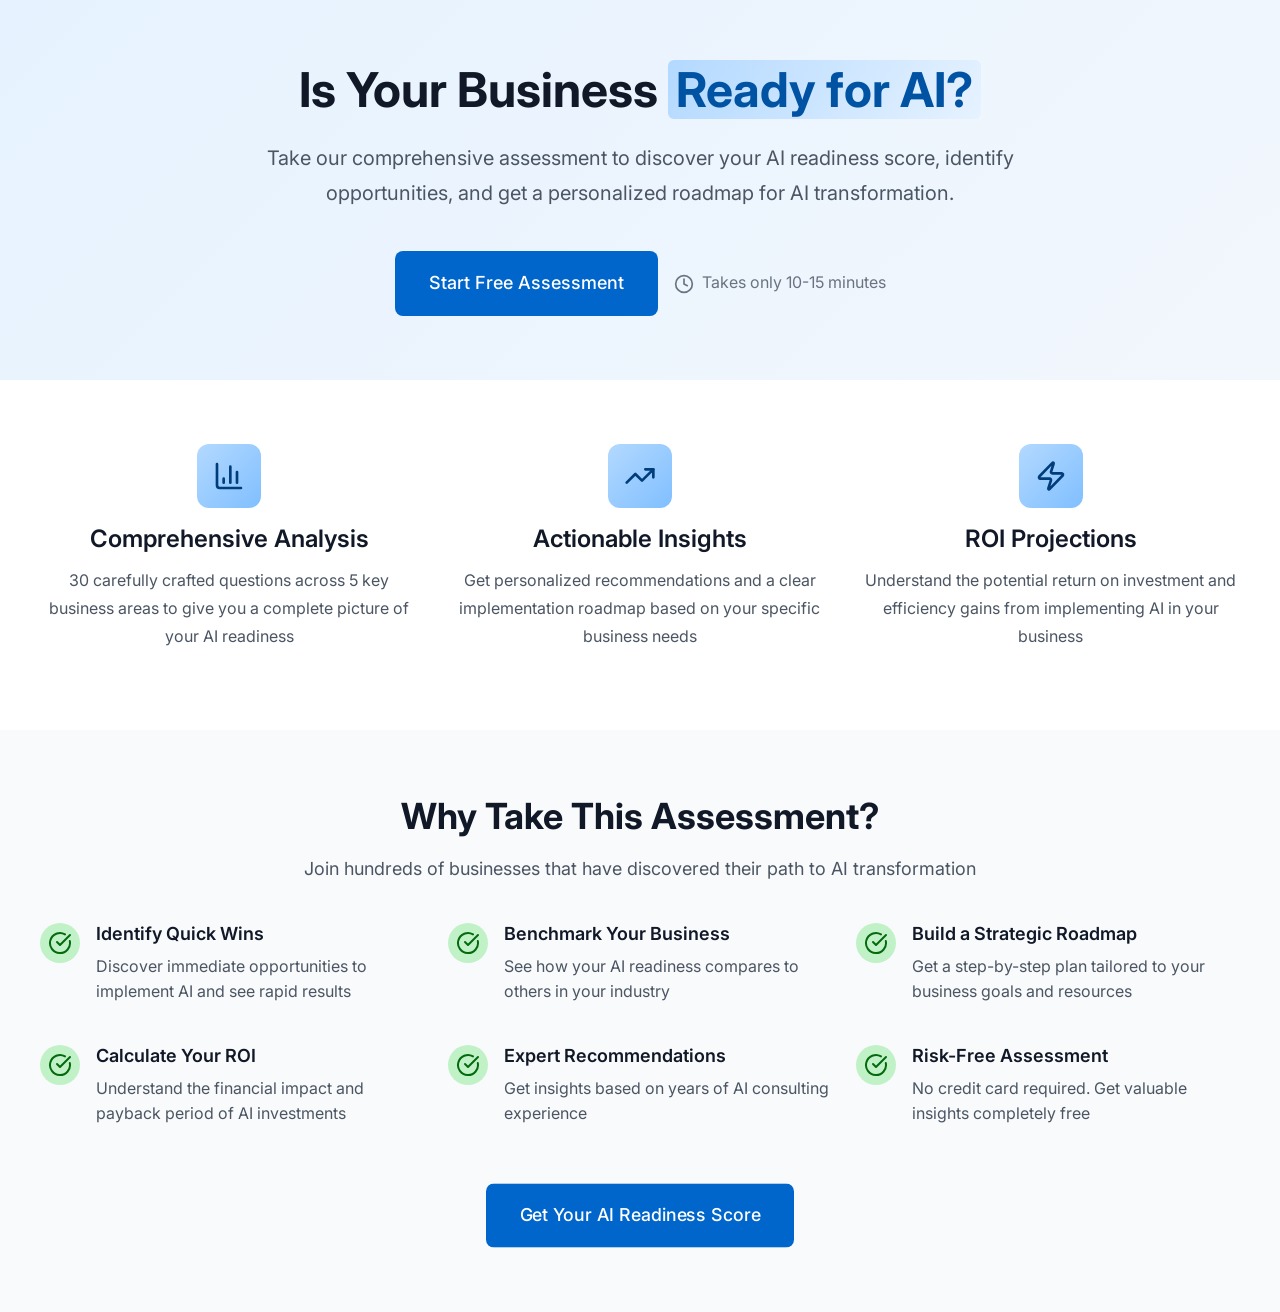
<file: index.html>
<!doctype html><html lang="en"><head><meta charset="utf-8"/><link rel="icon" href="/favicon.ico"/><meta name="viewport" content="width=device-width,initial-scale=1"/><meta name="theme-color" content="#0066cc"/><meta name="description" content="Discover your business's AI readiness with our comprehensive assessment. Get personalized recommendations, ROI projections, and a strategic roadmap for AI transformation."/><meta name="keywords" content="AI readiness assessment, business AI transformation, AI consulting, AI implementation, AI ROI calculator"/><meta name="author" content="KoinTyme AI Consulting"/><meta property="og:type" content="website"/><meta property="og:title" content="AI Readiness Assessment - Transform Your Business with AI"/><meta property="og:description" content="Take our comprehensive assessment to discover your AI readiness score and get a personalized roadmap for transformation."/><meta property="og:image" content="/og-image.png"/><meta property="twitter:card" content="summary_large_image"/><meta property="twitter:title" content="AI Readiness Assessment - Transform Your Business with AI"/><meta property="twitter:description" content="Take our comprehensive assessment to discover your AI readiness score and get a personalized roadmap for transformation."/><meta property="twitter:image" content="/og-image.png"/><link rel="apple-touch-icon" href="/logo192.png"/><link rel="manifest" href="/manifest.json"/><title>AI Readiness Assessment - KoinTyme | Transform Your Business with AI</title><script charset="utf-8" type="text/javascript" src="//js.hsforms.net/forms/v2.js"></script><script defer="defer" src="/static/js/main.bd81fe7e.js"></script><link href="/static/css/main.cf1aaf5e.css" rel="stylesheet"></head><body><noscript>You need to enable JavaScript to run this app.</noscript><div id="root"></div></body></html>
</file>
<file: static/css/main.cf1aaf5e.css>
@import url(https://fonts.googleapis.com/css2?family=Inter:wght@400;500;600;700&display=swap);*{box-sizing:border-box;margin:0;padding:0}body{-webkit-font-smoothing:antialiased;-moz-osx-font-smoothing:grayscale;background-color:#f9fafb;color:#111827;font-family:Inter,-apple-system,BlinkMacSystemFont,Segoe UI,Roboto,Oxygen,Ubuntu,Cantarell,Fira Sans,Droid Sans,Helvetica Neue,sans-serif;line-height:1.6}code{font-family:source-code-pro,Menlo,Monaco,Consolas,Courier New,monospace}h1,h2,h3,h4,h5,h6{color:#111827;font-weight:600;line-height:1.25}h1{font-size:2.25rem;margin-bottom:1.5rem}h2{font-size:1.875rem;margin-bottom:1.25rem}h3{font-size:1.5rem;margin-bottom:1rem}h4{font-size:1.25rem;margin-bottom:.875rem}h5{font-size:1.125rem;margin-bottom:.75rem}h6{font-size:1rem;margin-bottom:.5rem}p{margin-bottom:1rem}a{color:#06c;text-decoration:none;transition:color .15s ease-in-out}a:hover{color:#0052a3;text-decoration:underline}button{cursor:pointer}button,input,select,textarea{font-family:inherit;font-size:inherit;line-height:inherit}.container{margin:0 auto;max-width:1280px;padding:0 1rem}@media (min-width:640px){.container{padding:0 1.5rem}}@media (min-width:1024px){.container{padding:0 2rem}}::-webkit-scrollbar{height:8px;width:8px}::-webkit-scrollbar-track{background:#f3f4f6}::-webkit-scrollbar-thumb{background:#9ca3af;border-radius:4px}::-webkit-scrollbar-thumb:hover{background:#6b7280}@keyframes fadeIn{0%{opacity:0;transform:translateY(10px)}to{opacity:1;transform:translateY(0)}}@keyframes slideIn{0%{opacity:0;transform:translateX(-20px)}to{opacity:1;transform:translateX(0)}}@keyframes pulse{0%,to{opacity:1}50%{opacity:.5}}.fade-in{animation:fadeIn .3s ease-in-out}.slide-in{animation:slideIn .3s ease-in-out}.pulse{animation:pulse 2s infinite}.text-center{text-align:center}.text-left{text-align:left}.text-right{text-align:right}.mt-1{margin-top:.25rem}.mt-2{margin-top:.5rem}.mt-3{margin-top:.75rem}.mt-4{margin-top:1rem}.mt-5{margin-top:1.25rem}.mt-6{margin-top:1.5rem}.mt-8{margin-top:2rem}.mb-1{margin-bottom:.25rem}.mb-2{margin-bottom:.5rem}.mb-3{margin-bottom:.75rem}.mb-4{margin-bottom:1rem}.mb-5{margin-bottom:1.25rem}.mb-6{margin-bottom:1.5rem}.mb-8{margin-bottom:2rem}.shadow-sm{box-shadow:0 1px 2px 0 #0000000d}.shadow-md{box-shadow:0 4px 6px -1px #0000001a,0 2px 4px -1px #0000000f}.shadow-lg{box-shadow:0 10px 15px -3px #0000001a,0 4px 6px -2px #0000000d}.rounded{border-radius:.375rem}.rounded-lg{border-radius:.5rem}.rounded-xl{border-radius:.75rem}
/*# sourceMappingURL=main.cf1aaf5e.css.map*/
</file>
